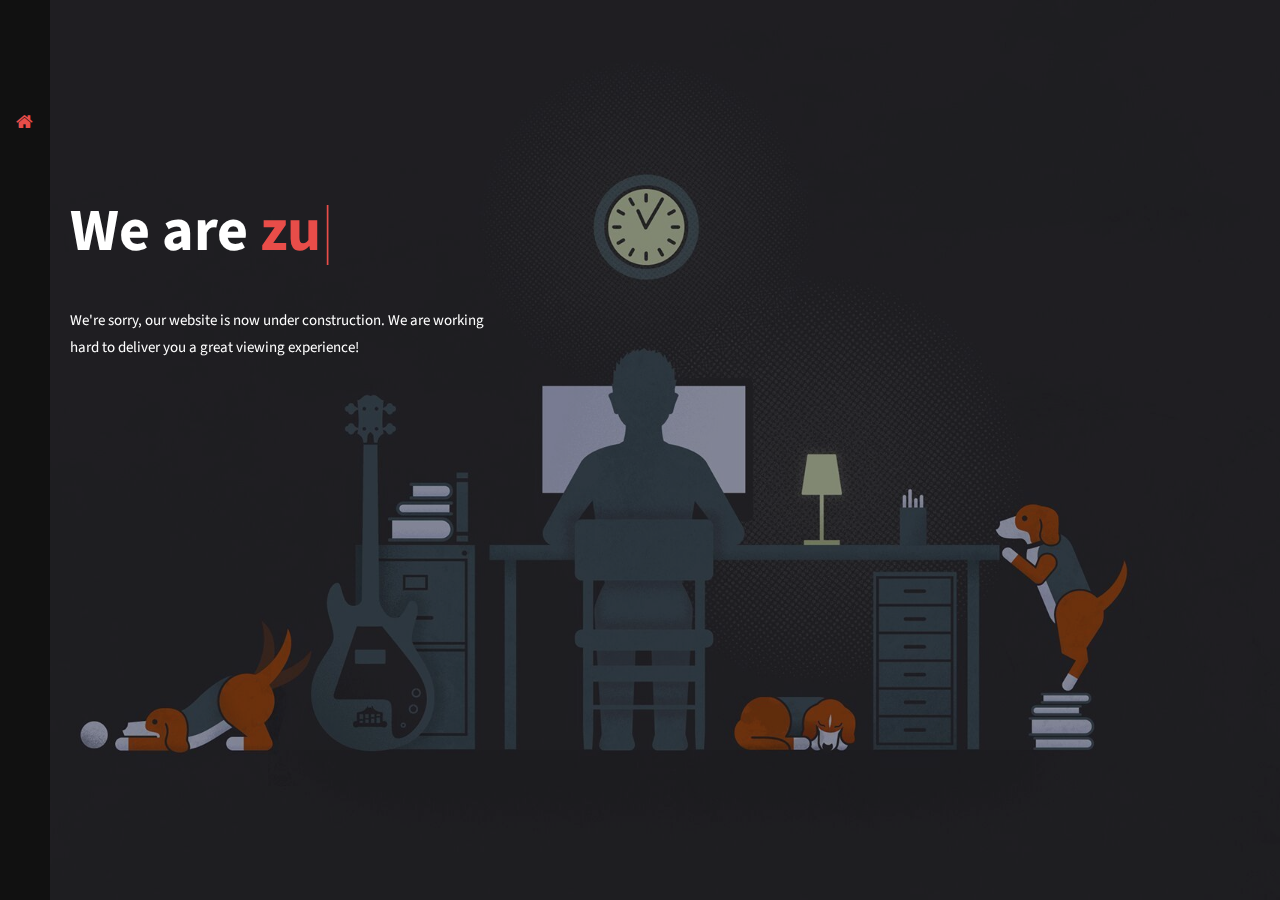
<file: index.html>
<!DOCTYPE HTML>

<html>
<head>
<meta name="viewport" content="width=device-width, initial-scale=1, maximum-scale=1" />
<meta charset="utf-8">

<!-- Description, Keywords and Author -->

<meta name="description" content="">
<meta name="author" content="">
<title>祖格</title>
<link rel="shortcut icon" href="images/favicon.ico" type="image/x-icon">

<!-- style -->

<link href="css/style.css" rel="stylesheet">

<!-- style -->

<!-- bootstrap -->

<link href="css/bootstrap.min.css" rel="stylesheet">

<!-- responsive -->

<link href="css/responsive.css" rel="stylesheet">

<!-- font-awesome -->

<link href="css/font-awesome.min.css" rel="stylesheet">

<!-- Slider -->

<link href="css/jquery.fadeshow-0.1.1.min.css" rel="stylesheet">
</head>

<body>

<!-- slider -->

<div class="background"></div>
<div class="over-bg"></div>

<!-- slider -->

<main role="slider-container"> 
  
  <!-- side bar -->
  
  <aside role="siderbar-nav" class="side-bar">
    <nav>
      <ul class="nav nav-tabs">
        <li class="active"><a data-toggle="tab" href="#home" title="Home"><i class="fa fa-home" aria-hidden="true"></i></a></li>
       <!--  <li><a data-toggle="tab" href="#menu1" title="About"><i class="fa fa-info-circle" aria-hidden="true"></i></a></li>
       <li><a data-toggle="tab" href="#menu2" title="Subscribe"><i class="fa fa-paper-plane" aria-hidden="true"></i></a></li>
       <li><a data-toggle="tab" href="#menu3" title="Contact"><i class="fa fa-envelope" aria-hidden="true"></i></a></li> -->
      </ul>
    </nav>
  </aside>
  
  <!-- side bar --> 
  
  <!-- header -->
  
  <header role="main-header">
    <div class="container"> 
      
      <!-- logo -->
      
      <!-- <h1> <a href="index.html" title="Floxi"><img src="images/logo.png" alt="Floxi"/></a> </h1> -->
      
      <!-- logo --> 
      
      <!-- socil Icon -->
      
      <ul role="socil-icons">
        <!-- <li><a href="#" target="_blank" title="twitter"><i class="fa fa-twitter" aria-hidden="true"></i></a></li>
        <li><a href="#" target="_blank" title="facebook"><i class="fa fa-facebook" aria-hidden="true"></i></a></li>
        <li><a href="#" target="_blank" title="google-plus"><i class="fa fa-google-plus" aria-hidden="true"></i></a></li>
        <li><a href="#" target="_blank" title="pinterest"><i class="fa fa-pinterest" aria-hidden="true"></i></a></li> -->
      </ul>
    </div>
  </header>
  
  <!-- header --> 
  
  <!-- main -->
  
  <main role="main" id="main">
    <div class="container"> 
      
      <!-- tab-content -->
      
      <div class="tab-content"> 
        
        <!-- Home -->
        
        <section id="home" class="tab-pane fade in active">
          <article class="home-content">
            <header role="home-title">
              <h2>We are
                <div id="typed-strings"><span>zuge</span><span>passionate</span> <span>dedicated</span> > </div>
                <span id="typed" style="white-space:pre;"></span></h2>
            </header>
            <p>We're sorry, our website is now under construction. We are working<br/>
              hard to deliver you a great viewing experience!
            <p> 
          </article>
          <div id="countdown"></div>
        </section>
        
        <!-- Home --> 
        
        <!-- about -->
        
        <section id="menu1" class="tab-pane fade other-page about-pan">
          <header role="page-title">
            <h2>About us</h2>
          </header>
          <article>
            <p>Mauris rutrum risus ac luctus cursus. Vestibulum ante ipsum primis in faucibus orci luctus et ultrices posuere cubilia Curae; Praesent vel quam id mi finibus tempor. Sed bibendum, enim sit amet gravida bibendum, nisi sapien placerat risus, vitae lacinia velit felis ut erat. Phasellus eget purus rhoncus, scelerisque leo in, convallis massa.</p>
            <p>Mauris rutrum risus ac luctus cursus. Vestibulum ante ipsum primis in faucibus orci luctus et ultrices posuere cubilia Curae; Praesent vel quam id mi finibus tempor. Sed bibendum, enim sit amet gravida bibendum, nisi sapien placerat risus, vitae lacinia velit felis ut erat. Phasellus eget purus rhoncus, scelerisque leo in, convallis massa.</p>
          </article>
        </section>
        
        <!-- about --> 
        
        <!-- Newsletter Subscribtion -->
        
        <section id="menu2" class="tab-pane fade other-page">
          <header role="page-title">
            <h2>Newsletter Subscribtion</h2>
          </header>
          <article>
            <p>Mauris rutrum risus ac luctus cursus. Vestibulum ante ipsum primis in faucibus orci luctus et ultrices posuere cubilia Curae; Praesent vel quam id mi finibus tempor. </p>
            
            <!-- subscribe -->
            
            <div class="subscribe-pan">
              <div class="ntify_form">
                <form method="post" action="php/subscribe.php" name="subscribeform" id="subscribeform">
                  <input name="email" type="email" id="subemail" placeholder="Enter Your Email...">
                  <label>
                    <input name="" type="submit" class="button-icon">
                    <i class="fa fa-paper-plane" aria-hidden="true"></i> </label>
                </form>
                
                <!-- subscribe message -->
                
                <div id="mesaj"></div>
                
                <!-- subscribe message --> 
                
              </div>
            </div>
            
            <!-- subscribe --> 
            
          </article>
        </section>
        
        <!-- Newsletter Subscribtion --> 
        
        <!-- Contact -->
        
        <section id="menu3" class="tab-pane fade other-page">
          <header role="page-title">
            <h2>Contact us</h2>
          </header>
          <article>
            <p>Mauris rutrum risus ac luctus cursus. Vestibulum ante ipsum primis in faucibus orci luctus et ultrices posuere cubilia Curae; Praesent vel quam id mi finibus tempor. </p>
          </article>
          
          <!-- form -->
          
          <div class="contact-from row">
            <div class="col-md-7 col-lg-7">
              <div id="message"></div>
              <form method="post" action="php/contact.php" name="cform" id="cform">
                <div class="row">
                  <div class="col-md-6 col-lg-6 col-sm-6">
                    <input  name="name" id="name" type="text" placeholder="Enter Your Name...">
                  </div>
                  <div class="col-md-6 col-lg-6 col-sm-6">
                    <input  name="email" id="email" type="email"  placeholder="Enter Your Email...">
                  </div>
                </div>
                <div class="clearfix"></div>
                <textarea name="comments" id="comments" cols="" rows="" placeholder="Enter Your Description..."></textarea>
                <div class="clearfix"></div>
                <input name="" type="submit" value="Submit">
                <div id="simple-msg"></div>
              </form>
            </div>
            <div class="clearfix"></div>
          </div>
          
          <!-- form --> 
          
        </section>
        
        <!-- Contact --> 
        
      </div>
      
      <!-- tab-content --> 
      
    </div>
  </main>
  
  <!-- main --> 
  
  <!-- footer -->
  
  <footer role="footer">
 
  </footer>
</main>

<!-- jQuery (necessary for Bootstrap's JavaScript plugins) --> 

<script src="js/jquery.min.js" type="text/javascript"></script> 

<!-- custom --> 

<script src="js/custom.js" type="text/javascript"></script> 
<script src="js/nav-custom.js" type="text/javascript"></script> 

<!-- Include all compiled plugins (below), or include individual files as needed --> 

<script src="js/bootstrap.min.js" type="text/javascript"></script> 

<!-- jquery.countdown --> 

<script src="js/countdown-js.js" type="text/javascript"></script> 
<script type="text/javascript" src="js/jquery.contact.js"></script> 

<!-- slider --> 

<script type="text/javascript" src="js/background.cycle.js"></script> 
<script type="text/javascript" src="js/background.cycle-custom.js"></script> 
<script src="js/html5shiv.js" type="text/javascript"></script> 

<!-- Typed --> 
<!-- Typed jS --> 

<script src="js/typed.js" type="text/javascript"></script> 
<script>
    $(function(){

        $("#typed").typed({
            // strings: ["Typed.js is a <strong>jQuery</strong> plugin.", "It <em>types</em> out sentences.", "And then deletes them.", "Try it out!"],
            stringsElement: $('#typed-strings'),
            typeSpeed: 200,
            backDelay: 2000,
            loop: true,
            contentType: 'html', // or text
            // defaults to false for infinite loop
            loopCount: false,
            callback: function(){ foo(); },
            resetCallback: function() { newTyped(); }
        });

        $(".reset").click(function(){
            $("#typed").typed('reset');
        });

    });

    function newTyped(){ /* A new typed object */ }

    function foo(){ console.log("Callback"); }

    </script>
</body>
</html>
</file>
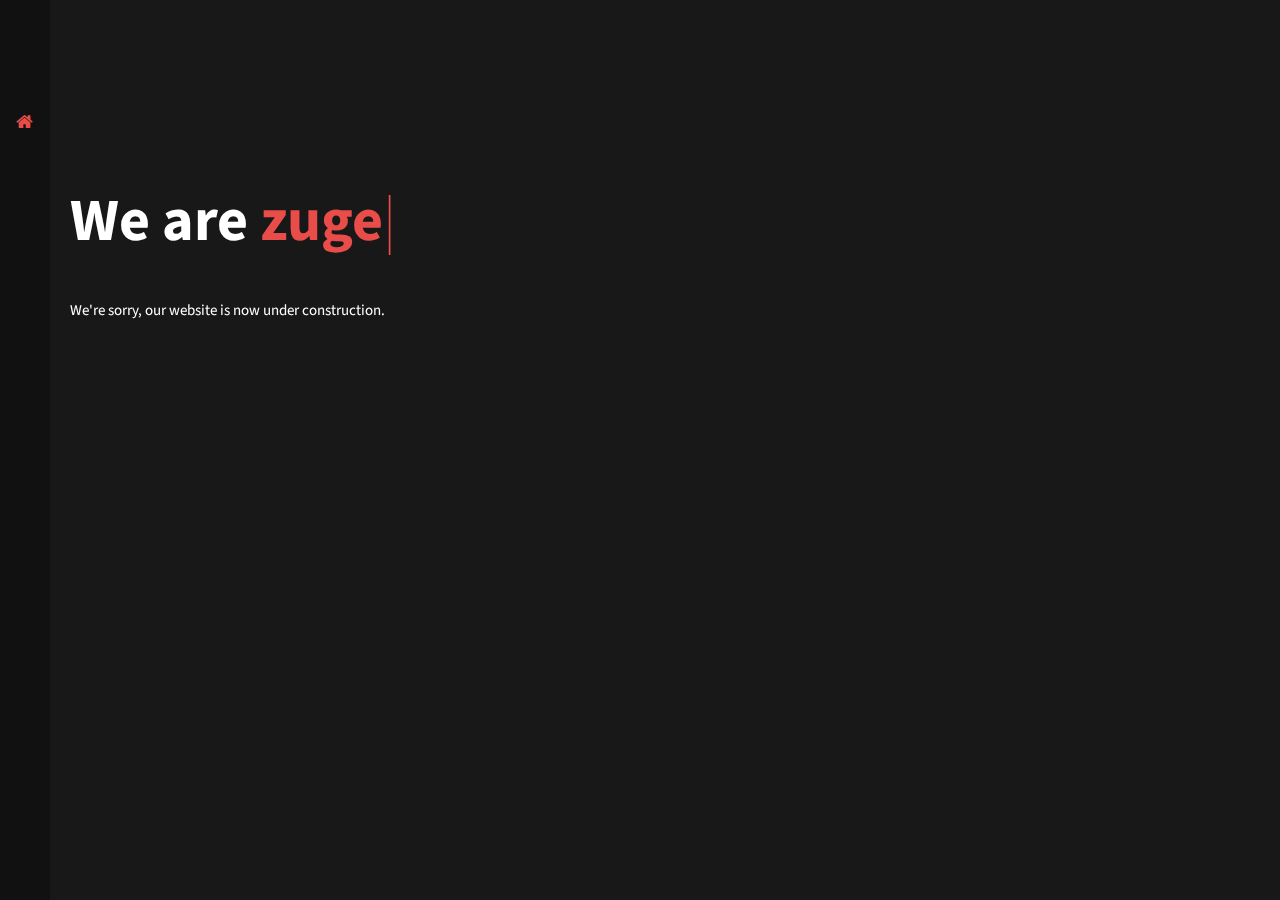
<file: index2.html>
<!DOCTYPE HTML>

<html>
<head>
<meta name="viewport" content="width=device-width, initial-scale=1, maximum-scale=1" />
<meta charset="utf-8">

<!-- Description, Keywords and Author -->

<meta name="description" content="">
<meta name="author" content="">
<title>祖格</title>
<link rel="shortcut icon" href="images/favicon.ico" type="image/x-icon">

<!-- style -->

<link href="css/style.css" rel="stylesheet">

<!-- style -->

<!-- bootstrap -->

<link href="css/bootstrap.min.css" rel="stylesheet">

<!-- responsive -->

<link href="css/responsive.css" rel="stylesheet">

<!-- font-awesome -->

<link href="css/font-awesome.min.css" rel="stylesheet">

<!-- Video -->

<link href="css/video.css" rel="stylesheet">
</head>

<body>

<!--Video Section--> 

<a id="video" class="player" data-property="{videoURL:'https://www.youtube.com/watch?v=yWaV-INxAMU',containment:'.bg-container-youtube', showControls:false, autoPlay:true, loop:true,  startAt:0, opacity:1, addRaster:false, quality:'large'}"></a>
<div class="bg-container-youtube"></div>
<div class="overlay-bg"></div>

<!--Video Section-->

<main role="video-wrapper"> 
  
  <!-- side bar -->
  
  <aside role="siderbar-nav" class="side-bar">
    <nav>
      <ul class="nav nav-tabs">
        <li class="active"><a data-toggle="tab" href="#home" title="Home"><i class="fa fa-home" aria-hidden="true"></i></a></li>
       <!--  <li><a data-toggle="tab" href="#menu1" title="About"><i class="fa fa-info-circle" aria-hidden="true"></i></a></li>
       <li><a data-toggle="tab" href="#menu2" title="Subscribe"><i class="fa fa-paper-plane" aria-hidden="true"></i></a></li>
       <li><a data-toggle="tab" href="#menu3" title="Contact"><i class="fa fa-envelope" aria-hidden="true"></i></a></li> -->
      </ul>
    </nav>
  </aside>
  
  <!-- side bar --> 
  
  <!-- header -->
  
  <header role="main-header">
    <div class="container"> 
      
      <!-- logo -->
      
      <!-- <h1> <a href="index.html" title="Floxi"><img src="images/logo.png" alt="Floxi"/></a> </h1> -->
      
      <!-- logo --> 
      
      <!-- socil Icon -->
      
     <!--右侧图标  
     <ul role="socil-icons">
       <li><a href="#" target="_blank" title="twitter"><i class="fa fa-twitter" aria-hidden="true"></i></a></li>
       <li><a href="#" target="_blank" title="facebook"><i class="fa fa-facebook" aria-hidden="true"></i></a></li>
       <li><a href="#" target="_blank" title="google-plus"><i class="fa fa-google-plus" aria-hidden="true"></i></a></li>
       <li><a href="#" target="_blank" title="pinterest"><i class="fa fa-pinterest" aria-hidden="true"></i></a></li>
     </ul> -->
    </div>
  </header>
  
  <!-- header --> 
  
  <!-- main -->
  
  <main role="main" id="main">
    <div class="container"> 
      
      <!-- tab-content -->
      
      <div class="tab-content"> 
        
        <!-- Home -->
        
        <section id="home" class="tab-pane fade in active">
          <article class="home-content">
            <header role="home-title">
              <h2>We are
                <div id="typed-strings"><span>zuge</span> <span>passionate</span> <span>dedicated</span>  </div>
                <span id="typed" style="white-space:pre;"></span></h2>
            </header>
            <p>We're sorry, our website is now under construction. <!-- We are working<br/> -->
             <!--  hard to deliver you a great viewing experience! -->
            <p> 
          </article>
          <div id="countdown"></div>
        </section>
        
        <!-- Home --> 
        
        <!-- about -->
        
        <section id="menu1" class="tab-pane fade other-page about-pan">
          <header role="page-title">
            <h2>About us</h2>
          </header>
          <article>
            <p>Mauris rutrum risus ac luctus cursus. Vestibulum ante ipsum primis in faucibus orci luctus et ultrices posuere cubilia Curae; Praesent vel quam id mi finibus tempor. Sed bibendum, enim sit amet gravida bibendum, nisi sapien placerat risus, vitae lacinia velit felis ut erat. Phasellus eget purus rhoncus, scelerisque leo in, convallis massa.</p>
            <p>Mauris rutrum risus ac luctus cursus. Vestibulum ante ipsum primis in faucibus orci luctus et ultrices posuere cubilia Curae; Praesent vel quam id mi finibus tempor. Sed bibendum, enim sit amet gravida bibendum, nisi sapien placerat risus, vitae lacinia velit felis ut erat. Phasellus eget purus rhoncus, scelerisque leo in, convallis massa.</p>
          </article>
        </section>
        
        <!-- about --> 
        
        <!-- Newsletter Subscribtion -->
        
        <section id="menu2" class="tab-pane fade other-page">
          <header role="page-title">
            <h2>Newsletter Subscribtion</h2>
          </header>
          <article>
            <p>Mauris rutrum risus ac luctus cursus. Vestibulum ante ipsum primis in faucibus orci luctus et ultrices posuere cubilia Curae; Praesent vel quam id mi finibus tempor. </p>
            
            <!-- subscribe -->
            
            <div class="subscribe-pan">
              <div class="ntify_form">
                <form method="post" action="php/subscribe.php" name="subscribeform" id="subscribeform">
                  <input name="email" type="email" id="subemail" placeholder="Enter Your Email...">
                  <label>
                    <input name="" type="submit" class="button-icon">
                    <i class="fa fa-paper-plane" aria-hidden="true"></i> </label>
                </form>
                
                <!-- subscribe message -->
                
                <div id="mesaj"></div>
                
                <!-- subscribe message --> 
                
              </div>
            </div>
            
            <!-- subscribe --> 
            
          </article>
        </section>
        
        <!-- Newsletter Subscribtion --> 
        
        <!-- Contact -->
        
        <section id="menu3" class="tab-pane fade other-page">
          <header role="page-title">
            <h2>Contact us</h2>
          </header>
          <article>
            <p>Mauris rutrum risus ac luctus cursus. Vestibulum ante ipsum primis in faucibus orci luctus et ultrices posuere cubilia Curae; Praesent vel quam id mi finibus tempor. </p>
          </article>
          
          <!-- form -->
          
          <div class="contact-from row">
            <div class="col-md-7 col-lg-7">
              <div id="message"></div>
              <form method="post" action="php/contact.php" name="cform" id="cform">
                <div class="row">
                  <div class="col-md-6 col-lg-6 col-sm-6">
                    <input  name="name" id="name" type="text" placeholder="Enter Your Name...">
                  </div>
                  <div class="col-md-6 col-lg-6 col-sm-6">
                    <input  name="email" id="email" type="email"  placeholder="Enter Your Email...">
                  </div>
                </div>
                <div class="clearfix"></div>
                <textarea name="comments" id="comments" cols="" rows="" placeholder="Enter Your Description..."></textarea>
                <div class="clearfix"></div>
                <input name="" type="submit" value="Submit">
                <div id="simple-msg"></div>
              </form>
            </div>
            <div class="clearfix"></div>
          </div>
          
          <!-- form --> 
          
        </section>
        
        <!-- Contact --> 
        
      </div>
      
      <!-- tab-content --> 
      
    </div>
  </main>
  
  <!-- main --> 
  
</main>

<!-- footer -->

<footer role="footer">
  <div class="container">
    <!-- <p>&copy; All rights reserved. Floxi 2015</p>
    <p>More Templates <a href="http://www.cssmoban.com/" target="_blank" title="模板之家">模板之家</a> - Collect from <a href="http://www.cssmoban.com/" title="网页模板" target="_blank">网页模板</a></p> -->
  </div>
</footer>

<!-- jQuery (necessary for Bootstrap's JavaScript plugins) --> 

<script src="js/jquery.min.js" type="text/javascript"></script> 

<!-- custom --> 

<script src="js/custom.js" type="text/javascript"></script> 
<script src="js/nav-custom.js" type="text/javascript"></script> 

<!-- Include all compiled plugins (below), or include individual files as needed --> 

<script src="js/bootstrap.min.js" type="text/javascript"></script> 

<!-- jquery.countdown --> 

<script src="js/countdown-js.js" type="text/javascript"></script> 
<script type="text/javascript" src="js/jquery.contact.js"></script> 

<!-- Video --> 

<script src="js/jquery.mb.YTPlayer.js" type="text/javascript"></script> 
<script src="js/video.js" type="text/javascript"></script> 
<script src="js/html5shiv.js" type="text/javascript"></script> 

<!-- Typed jS --> 

<script src="js/typed.js" type="text/javascript"></script> 
<script>
    $(function(){

        $("#typed").typed({
            // strings: ["Typed.js is a <strong>jQuery</strong> plugin.", "It <em>types</em> out sentences.", "And then deletes them.", "Try it out!"],
            stringsElement: $('#typed-strings'),
            typeSpeed: 100,
            backDelay: 1000,
            loop: true,
            contentType: 'html', // or text
            // defaults to false for infinite loop
            loopCount: false,
            callback: function(){ foo(); },
            resetCallback: function() { newTyped(); }
        });

        $(".reset").click(function(){
            $("#typed").typed('reset');
        });

    });

    function newTyped(){ /* A new typed object */ }

    function foo(){ console.log("Callback"); }

    </script>
</body>
</html>
</file>
<file: css/style.css>
html {
	-ms-text-size-adjust: 100%;
	-webkit-text-size-adjust: 100%;
}
*, *:before, *:after {
	-webkit-box-sizing: border-box;
	-moz-box-sizing: border-box;
	box-sizing: border-box;
}
input, textarea {
	-webkit-appearance: none;
	-webkit-border-radius: 0;
}
button, html input[type="button"],/* 1 */ input[type="reset"], input[type="submit"] {
	-webkit-appearance: button;
	cursor: pointer;
 *overflow:visible;
}
body, img {
	transition: all .2s linear;
	-o-transition: all .2s linear;
	-moz-transition: all .2s linear;
	-webkit-transition: all .2s linear;
}
html, body, div, span, object, iframe, h1, h2, h3, h4, h5, h6, p, blockquote, pre, abbr, address, cite, code, del, dfn, em, img, ins, kbd, q, samp, small, strong, sub, sup, var, b, i, dl, dt, dd, ol, ul, li, fieldset, form, label, legend, table, caption, tbody, tfoot, thead, tr, th, td, article, aside, canvas, details, figcaption, figure, footer, header, hgroup, menu, nav, section, summary, time, mark, audio, video, input, main {
	-webkit-box-sizing: border-box;
	-moz-box-sizing: border-box;
	box-sizing: border-box;
	margin: 0;
	padding: 0;
	vertical-align: baseline;
	border: 0;
	outline: 0;
}
article, aside, details, figcaption, figure, footer, header, hgroup, menu, nav, section, img, main {
	display: block
}
audio, canvas, video {
	display: inline-block;
 *display:inline;
 *zoom:1
}
blockquote:before, blockquote:after, q:before, q:after {
	content: '';
	content: none;
}
.clear {
	clear: both;
	line-height: 0;
	height: 0;
}
a {
	text-decoration: none;
	outline: none;
	color: #010101;
	transition-delay: 0s;
	transition-duration: 0.6s;
	transition-property: all;
	transition-timing-function: ease;
}
a:focus, img:focus, button:focus, .btn:focus {
	outline: none;
}



::-moz-selection {
 background-color:#e84d49;
 color:#fff;
 text-shadow:none;
}
::selection {
	background-color: #e84d49;
	color: #fff;
	text-shadow: none;
}
@font-face {
	font-family: 'Source Sans Pro', sans-serif;
}
/*== Body ==*/

body {
	background-image: url(../images/overlay-bg.png), url(../images/main-bg.jpg);
	background-size: cover;
	background-repeat: repeat, no-repeat;
	background-position: center center;
	background-attachment: fixed
}

/*== Siderbar ==*/

aside[role="siderbar-nav"] {
	position: fixed;
	left: 0;
	height: 100%;
	width: 50px;
	top: 0;
	background-color: #111111
}
aside[role="siderbar-nav"] > nav {
	padding-top: 110px
}
aside[role="siderbar-nav"] > nav > ul {
	list-style: none;
	padding: 0;
	margin: 0;
	text-align: center;
	border-bottom: none
}
aside[role="siderbar-nav"] > nav > ul > li {
	display: block;
	float: none;
	margin-bottom: 25px
}
aside[role="siderbar-nav"] > nav > ul > li > a {
	font-size: 18px;
	color: #FFF;
	border-radius: 0;
	border: none;
	padding: 0;
}
aside[role="siderbar-nav"] > nav > ul > li.active a, aside[role="siderbar-nav"] > nav > ul > li a:hover {
	background-color: inherit;
	border: none;
	color: #e84d49
}
aside[role="siderbar-nav"] > nav .nav-tabs>li.active>a, aside[role="siderbar-nav"] > nav .nav-tabs>li.active>a:focus, aside[role="siderbar-nav"] > nav .nav-tabs>li.active>a:hover {
	background-color: inherit;
	border: none;
	color: #e84d49
}
.copyrights{
	text-indent:-9999px;
	height:0;
	line-height:0;
	font-size:0;
	overflow:hidden;
}
/*== Header ==*/

header[role="main-header"] {
	overflow: hidden;
	padding-top: 108px
}
header[role="main-header"] h1 {
	margin: 0;
	padding: 0;
}
header[role="main-header"] h1 > a {
	float: left;
	display: block;
	max-width: 73px
}
header[role="main-header"] ul[role="socil-icons"] {
	list-style: none;
	text-align: right;
	float: right
}
header[role="main-header"] ul[role="socil-icons"] > li {
	display: inline-block;
	margin-left: 28px
}
header[role="main-header"] ul[role="socil-icons"] > li > a {
	color: #FFF;
	font-size: 14px;
	font-weight: normal
}
header[role="main-header"] ul[role="socil-icons"] > li > a:hover {
	color: #e84d49
}
/*== Main ==*/

main[role="main"] {
	padding-top: 83px
}
/*== Home ==*/

article.home-content {
	color: #FFF
}
article.home-content header[role="home-title"] {
	padding-bottom: 44px
}
article.home-content header[role="home-title"] h2 {
	margin: 0;
	padding: 0;
	font-size: 60px;
	line-height: 62px;
	font-weight: 700;
}
article.home-content header[role="home-title"] h2 > span {
	color: #e84d49;
}
article.home-content p {
	font-size: 15px;
	line-height: 27px;
}
#countdown {
	padding-top: 208px;
	padding-bottom: 86px
}
#countdown span {
	display: inline-block;
	text-align: center;
	text-transform: uppercase;
	color: #FFF;
	font-weight: 700;
	font-size: 33px;
	line-height: 34px;
	margin-right: 57px
}
#countdown span b {
	display: block;
	font-size: 11px;
	line-height: 12px;
	letter-spacing: 2px;
	border-top: 3px solid #e84d49;
	margin-top: 5px;
	padding-top: 6px
}
/*== About ==*/

.about-pan {
	padding-bottom: 151px
}
.other-page header[role="page-title"] {
	padding-bottom: 59px
}
.other-page header[role="page-title"] h2 {
	padding: 0;
	margin: 0;
	color: #FFF;
	font-size: 39px;
	line-height: 40px;
	font-weight: 700
}
.other-page article p {
	font-size: 16px;
	line-height: 27px;
	color: #FFF;
	padding: 0;
	margin: 0;
	width: 598px;
	padding-bottom: 27px
}
/*== Subscribe ==*/

.subscribe-pan form {
	width: 400px;
	display: block;
	overflow: hidden;
	padding-top: 15px;
	margin-bottom: 272px
}
.subscribe-pan form input[type="email"] {
	display: block;
	width: 340px;
	height: 50px;
	outline: none;
	padding: 0 10px;
	border: 1px solid #FFF;
	background-color: inherit;
	font-size: 15px;
	line-height: 16px;
	color: #a4a4a4;
	font-weight: 300;
	float: left
}
.subscribe-pan form label {
	float: right;
	width: 60px;
	height: 50px;
	position: relative;
	text-align: center;
}
.subscribe-pan form label input {
	font-size: 0;
	display: block;
	border: none;
	outline: none;
	cursor: pointer;
	width: 60px;
	height: 50px;
	background-color: #FFF
}
.subscribe-pan form label i {
	position: absolute;
	left: 0;
	right: 0;
	top: 0;
	bottom: 0;
	margin: auto;
	font-size: 24px;
	color: #111111;
	cursor: pointer;
	line-height: 50px
}
.subscribe-pan form label:hover input {
	background-color: #e84d49
}
.subscribe-pan form label:hover i {
	color: #FFF
}
 .subscribe-pan form ::-webkit-input-placeholder {
color:#a4a4a4;
}
 .subscribe-pan form ::-moz-placeholder {
color:#a4a4a4;
} /* firefox 19+ */
 .subscribe-pan form :-ms-input-placeholder {
color:#a4a4a4;
} /* ie */
 .subscribe-pan form input:-moz-placeholder {
color:#a4a4a4;
}
.subscribe-pan > p {
	font-size: 13px;
	letter-spacing: 1px;
	font-weight: 300
}
.error_message {
	color: #e84d49
}
#success_page h3, #success_page p {
	color: #60ca6f
}
/*== Contact ==*/

.contact-from {
	margin-bottom: 50px;
}
.contact-from input[type="text"], .contact-from input[type="email"], .contact-from textarea {
	width: 100%;
	padding: 0 10px;
	display: block;
	height: 50px;
	outline: none;
	border: 1px solid #d2d4d7;
	background-color: inherit;
	color: #a4a4a4;
	font-size: 15px;
	line-height: 16px;
	margin-bottom: 27px
}
 .contact-from form ::-webkit-input-placeholder {
color:#a4a4a4;
}
 .contact-from form ::-moz-placeholder {
color:#a4a4a4;
} /* firefox 19+ */
 .contact-from form :-ms-input-placeholder {
color:#a4a4a4;
} /* ie */
 .contact-from form input:-moz-placeholder {
color:#a4a4a4;
}
.contact-from textarea {
	margin-bottom: 21px;
	height: 126px;
	padding: 10px
}
.contact-from input[type="submit"] {
	display: block;
	border: none;
	outline: none;
	width: 168px;
	line-height: 50px;
	text-transform: uppercase;
	font-size: 15px;
	color: #FFF;
	font-weight: 600;
	letter-spacing: 2px;
	background-color: #e84d49;
	margin-bottom: 60px
}
.contact-from input[type="submit"]:hover {
	background-color: #f8524e
}
/*== Footer ==*/

footer[role="footer"] {
	background-color: #111111;
	overflow: hidden;
	position: fixed;
	bottom: 0;
	width: 100%;
	z-index: 5
}
footer[role="footer"] p {
	color: #FFF;
	font-size: 14px;
	line-height: 50px;
	padding: 0;
	margin: 0;
	float: left
}
footer[role="footer"] p + p {
	text-align: right;
	float: right
}
footer[role="footer"] p i {
	padding: 0 4px;
	color: #e84d49
}
footer[role="footer"] p a {
	padding: 0 4px;
	color: #e84d49
}
/*==  code for animated blinking cursor ==*/
.typed-cursor {
	opacity: 1;
	font-weight: 100;
	-webkit-animation: blink 0.7s infinite;
	-moz-animation: blink 0.7s infinite;
	-ms-animation: blink 0.7s infinite;
	-o-animation: blink 0.7s infinite;
	animation: blink 0.7s infinite;
}
 @-keyframes blink {
 0% {
opacity:1;
}
 50% {
opacity:0;
}
 100% {
opacity:1;
}
}
 @-webkit-keyframes blink {
 0% {
opacity:1;
}
 50% {
opacity:0;
}
 100% {
opacity:1;
}
}
 @-moz-keyframes blink {
 0% {
opacity:1;
}
 50% {
opacity:0;
}
 100% {
opacity:1;
}
}
 @-ms-keyframes blink {
 0% {
opacity:1;
}
 50% {
opacity:0;
}
 100% {
opacity:1;
}
}
 @-o-keyframes blink {
 0% {
opacity:1;
}
 50% {
opacity:0;
}
 100% {
opacity:1;
}
}
</file>
<file: css/responsive.css>
/* lg */
@media (min-width:1400px) and (max-width:1920px) {
}
/* lg */
@media (min-width:1200px) and (max-width:1401px) {
}
/* md */
@media (min-width: 992px) and (max-width: 1199px) {
	.container{ padding-left:50px}
}
/* sm */
@media (min-width: 768px) and (max-width: 991px) {
	.container{ padding-left:60px}
	footer[role="footer"]{ position:absolute; bottom:0; width:100%; left:0; right:0}
}
/* xs */
@media (max-width: 767px) {
	.container{ padding-left:45px}
	aside[role="siderbar-nav"]{ width:35px}
	aside[role="siderbar-nav"] > nav{ padding-top:50%}
	header[role="main-header"]{ padding-top:7%}
	header[role="main-header"] h1 > a{ float:none; margin:0 auto}
	header[role="main-header"] ul[role="socil-icons"]{ float:none; text-align:center; margin-top:20px}
	main[role="main"]{ padding-top:30px}
	article.home-content header[role="home-title"] h2{ font-size:30px; line-height:32px}
	article.home-content p br{ display:none}
	#countdown{ padding-top:45px; text-align:center; display:block}
	#countdown span{ margin:0 1.5%;text-align:center;}
	article.home-content header[role="home-title"],.other-page header[role="page-title"]{ padding-bottom:30px; text-align:center}
	.other-page article p,article.home-content p{ width:100%; text-align:center}
	.subscribe-pan form{ width:100%}
	.subscribe-pan form input[type="email"]{ width:75%}
	footer[role="footer"]{ position: fixed; bottom:0; width:100%; left:0; right:0}
	footer[role="footer"] p{ text-align:center; line-height:35px; float:none}
	footer[role="footer"] p + p{ float:none; text-align:center}
	
	

}
</file>
<file: css/video.css>
body{ background-image:none}
.bg-container-youtube{ position: fixed;
left: 0px;
top: 0px;
width: 100%;
overflow: hidden;
height: 100%;
z-index: -1;
}
.overlay-bg{background-color: rgba(31, 31, 31, 0.5); position: fixed; left:0; bottom:0; width:100%; height:100%; top:0; right:0}
main[role="video-wrapper"]{ position:relative; z-index:1}
</file>
